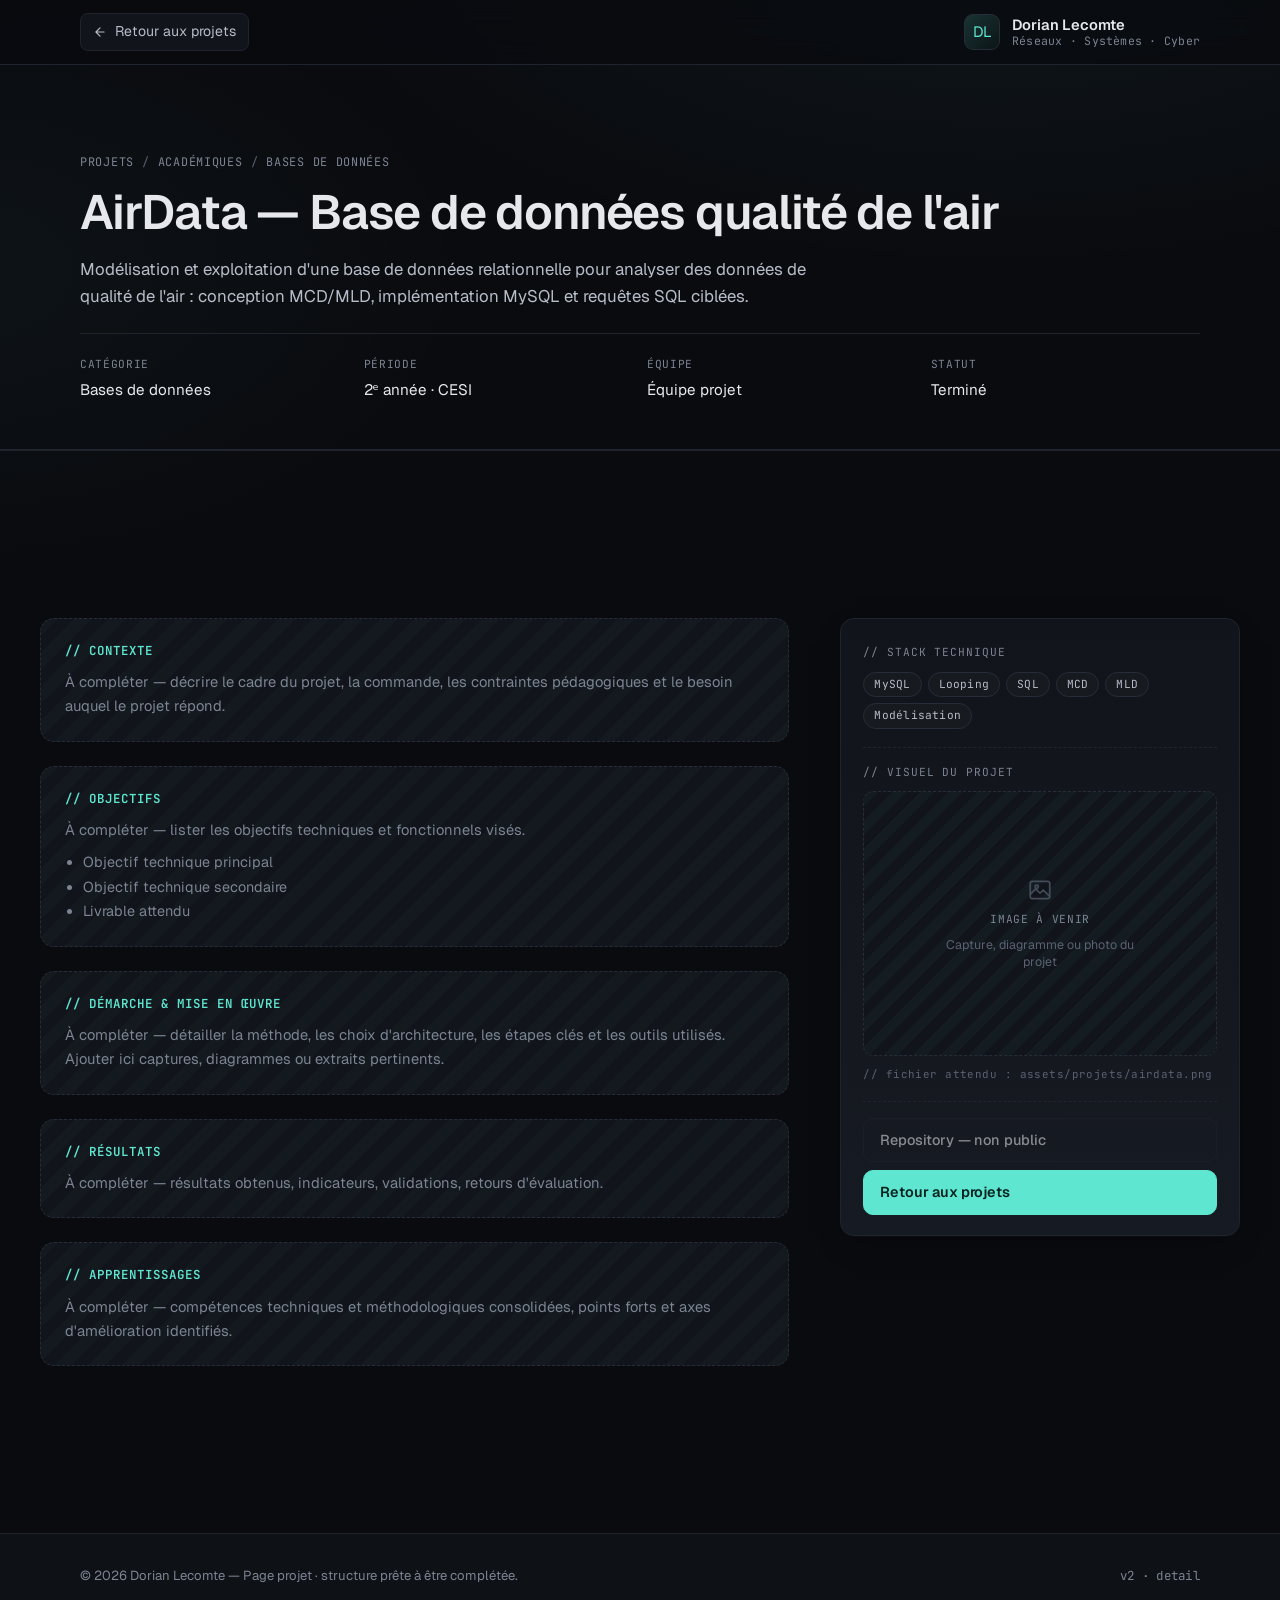
<file: projets/airdata.html>
<!doctype html>
<html lang="fr" data-theme="dark">
<head>
<meta charset="utf-8" />
<meta name="viewport" content="width=device-width,initial-scale=1,viewport-fit=cover" />
<title>AirData — Base de données qualité de l'air — Dorian Lecomte</title>
<meta name="description" content="Modélisation et exploitation d'une base de données relationnelle pour analyser des données de qualité de l'air : conception MCD/MLD, implémentation MySQL et requêtes SQL ciblées." />
<meta name="theme-color" content="#0A0B0F" />
<link rel="preconnect" href="https://fonts.googleapis.com" />
<link rel="preconnect" href="https://fonts.gstatic.com" crossorigin />
<link href="https://fonts.googleapis.com/css2?family=Geist:wght@400;500;600;700&family=JetBrains+Mono:wght@400;500;600&display=swap" rel="stylesheet" />
<link rel="icon" href="data:image/svg+xml;utf8,<svg xmlns='http://www.w3.org/2000/svg' viewBox='0 0 32 32'><rect width='32' height='32' rx='6' fill='%230A0B0F'/><path d='M8 10h6a4 4 0 0 1 0 8H8z M8 18l8 6' stroke='%235EE6D0' stroke-width='2.4' fill='none' stroke-linecap='round' stroke-linejoin='round'/></svg>" />
<link rel="stylesheet" href="../assets/style.css" />
</head>
<body>

<header class="detail-nav">
  <div class="wrap">
    <a class="back" href="../index.html#projets">
      <svg viewBox="0 0 24 24" width="14" height="14" fill="none" stroke="currentColor" stroke-width="2" stroke-linecap="round" stroke-linejoin="round"><path d="M19 12H5M12 19l-7-7 7-7"/></svg>
      Retour aux projets
    </a>
    <a class="brand" href="../index.html" aria-label="Accueil">
      <span class="brand-mark">DL</span>
      <span class="brand-meta">
        <span class="name">Dorian Lecomte</span>
        <span class="role">Réseaux · Systèmes · Cyber</span>
      </span>
    </a>
  </div>
</header>

<main>

<section class="detail-hero">
  <div class="wrap">
    <div class="crumb">
      <span>Projets</span><span class="sep">/</span><span>Académiques</span><span class="sep">/</span><span>Bases de données</span>
    </div>
    <h1>AirData — Base de données qualité de l'air</h1>
    <p class="lead">Modélisation et exploitation d'une base de données relationnelle pour analyser des données de qualité de l'air : conception MCD/MLD, implémentation MySQL et requêtes SQL ciblées.</p>
    <div class="detail-meta">
      <div><span class="k">Catégorie</span><span class="v">Bases de données</span></div>
      <div><span class="k">Période</span><span class="v">2ᵉ année · CESI</span></div>
      <div><span class="k">Équipe</span><span class="v">Équipe projet</span></div>
      <div><span class="k">Statut</span><span class="v">Terminé</span></div>
    </div>
  </div>
</section>

<section>
  <div class="wrap detail-grid">

    <div class="detail-content">

      <div class="placeholder-block">
        <h3>// contexte</h3>
        <p>À compléter — décrire le cadre du projet, la commande, les contraintes pédagogiques et le besoin auquel le projet répond.</p>
      </div>

      <div class="placeholder-block">
        <h3>// objectifs</h3>
        <p>À compléter — lister les objectifs techniques et fonctionnels visés.</p>
        <ul>
          <li>Objectif technique principal</li>
          <li>Objectif technique secondaire</li>
          <li>Livrable attendu</li>
        </ul>
      </div>

      <div class="placeholder-block">
        <h3>// démarche &amp; mise en œuvre</h3>
        <p>À compléter — détailler la méthode, les choix d'architecture, les étapes clés et les outils utilisés. Ajouter ici captures, diagrammes ou extraits pertinents.</p>
      </div>

      <div class="placeholder-block">
        <h3>// résultats</h3>
        <p>À compléter — résultats obtenus, indicateurs, validations, retours d'évaluation.</p>
      </div>

      <div class="placeholder-block">
        <h3>// apprentissages</h3>
        <p>À compléter — compétences techniques et méthodologiques consolidées, points forts et axes d'amélioration identifiés.</p>
      </div>

    </div>

    <aside class="detail-side">
      <div>
        <span class="label">// stack technique</span>
        <div class="stack" style="margin-top:10px">
          <span class="chip">MySQL</span>
          <span class="chip">Looping</span>
          <span class="chip">SQL</span>
          <span class="chip">MCD</span>
          <span class="chip">MLD</span>
          <span class="chip">Modélisation</span>
        </div>
      </div>

      <div class="media-slot">
        <span class="label">// visuel du projet</span>
        <div class="media-frame" id="projectImage">
          <!-- Pour ajouter une image, remplacer le bloc .ph ci-dessous par :
               <img src="../assets/projets/airdata.png" alt="Aperçu — AirData — Base de données qualité de l'air"/> -->
          <div class="ph">
            <svg viewBox="0 0 24 24" fill="none" stroke="currentColor" stroke-width="1.6" stroke-linecap="round" stroke-linejoin="round"><rect x="3" y="4" width="18" height="16" rx="2"/><path d="M3 16l5-5 4 4 3-3 6 6"/><circle cx="9" cy="9" r="1.5"/></svg>
            <span class="lbl">image à venir</span>
            <span class="hint">Capture, diagramme ou photo du projet</span>
          </div>
        </div>
        <span class="media-caption">// fichier attendu : assets/projets/airdata.png</span>
      </div>

      <div class="actions">
        <a class="btn ghost" aria-disabled="true" style="opacity:.55;pointer-events:none">Repository — non public</a>
        <a class="btn primary" href="../index.html#projets">Retour aux projets</a>
      </div>
    </aside>

  </div>
</section>

</main>

<footer>
  <div class="wrap foot-inner">
    <div>© <span id="year"></span> Dorian Lecomte — Page projet · structure prête à être complétée.</div>
    <div class="mono">v2 · detail</div>
  </div>
</footer>

<script>
  document.getElementById("year").textContent = new Date().getFullYear();
</script>
</body>
</html>
</file>
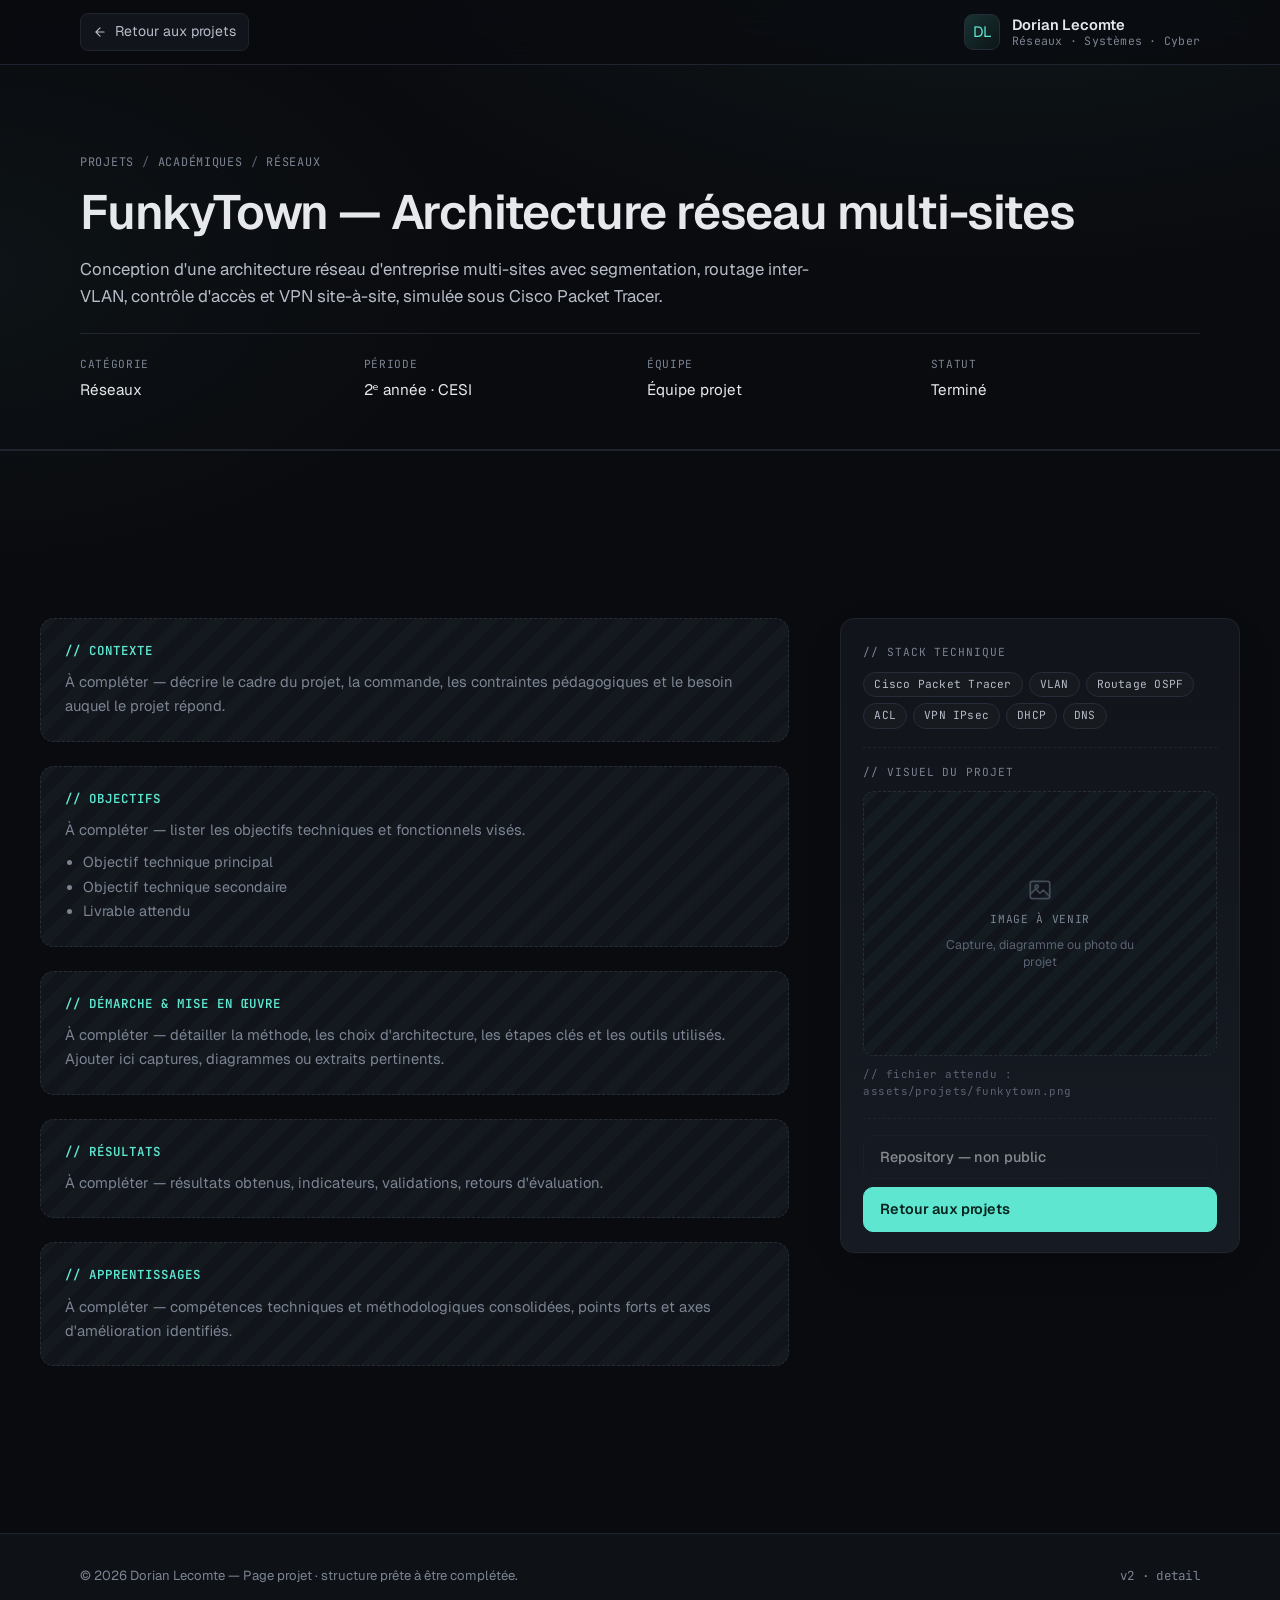
<file: projets/funkytown.html>
<!doctype html>
<html lang="fr" data-theme="dark">
<head>
<meta charset="utf-8" />
<meta name="viewport" content="width=device-width,initial-scale=1,viewport-fit=cover" />
<title>FunkyTown — Architecture réseau multi-sites — Dorian Lecomte</title>
<meta name="description" content="Conception d'une architecture réseau d'entreprise multi-sites avec segmentation, routage inter-VLAN, contrôle d'accès et VPN site-à-site, simulée sous Cisco Packet Tracer." />
<meta name="theme-color" content="#0A0B0F" />
<link rel="preconnect" href="https://fonts.googleapis.com" />
<link rel="preconnect" href="https://fonts.gstatic.com" crossorigin />
<link href="https://fonts.googleapis.com/css2?family=Geist:wght@400;500;600;700&family=JetBrains+Mono:wght@400;500;600&display=swap" rel="stylesheet" />
<link rel="icon" href="data:image/svg+xml;utf8,<svg xmlns='http://www.w3.org/2000/svg' viewBox='0 0 32 32'><rect width='32' height='32' rx='6' fill='%230A0B0F'/><path d='M8 10h6a4 4 0 0 1 0 8H8z M8 18l8 6' stroke='%235EE6D0' stroke-width='2.4' fill='none' stroke-linecap='round' stroke-linejoin='round'/></svg>" />
<link rel="stylesheet" href="../assets/style.css" />
</head>
<body>

<header class="detail-nav">
  <div class="wrap">
    <a class="back" href="../index.html#projets">
      <svg viewBox="0 0 24 24" width="14" height="14" fill="none" stroke="currentColor" stroke-width="2" stroke-linecap="round" stroke-linejoin="round"><path d="M19 12H5M12 19l-7-7 7-7"/></svg>
      Retour aux projets
    </a>
    <a class="brand" href="../index.html" aria-label="Accueil">
      <span class="brand-mark">DL</span>
      <span class="brand-meta">
        <span class="name">Dorian Lecomte</span>
        <span class="role">Réseaux · Systèmes · Cyber</span>
      </span>
    </a>
  </div>
</header>

<main>

<section class="detail-hero">
  <div class="wrap">
    <div class="crumb">
      <span>Projets</span><span class="sep">/</span><span>Académiques</span><span class="sep">/</span><span>Réseaux</span>
    </div>
    <h1>FunkyTown — Architecture réseau multi-sites</h1>
    <p class="lead">Conception d'une architecture réseau d'entreprise multi-sites avec segmentation, routage inter-VLAN, contrôle d'accès et VPN site-à-site, simulée sous Cisco Packet Tracer.</p>
    <div class="detail-meta">
      <div><span class="k">Catégorie</span><span class="v">Réseaux</span></div>
      <div><span class="k">Période</span><span class="v">2ᵉ année · CESI</span></div>
      <div><span class="k">Équipe</span><span class="v">Équipe projet</span></div>
      <div><span class="k">Statut</span><span class="v">Terminé</span></div>
    </div>
  </div>
</section>

<section>
  <div class="wrap detail-grid">

    <div class="detail-content">

      <div class="placeholder-block">
        <h3>// contexte</h3>
        <p>À compléter — décrire le cadre du projet, la commande, les contraintes pédagogiques et le besoin auquel le projet répond.</p>
      </div>

      <div class="placeholder-block">
        <h3>// objectifs</h3>
        <p>À compléter — lister les objectifs techniques et fonctionnels visés.</p>
        <ul>
          <li>Objectif technique principal</li>
          <li>Objectif technique secondaire</li>
          <li>Livrable attendu</li>
        </ul>
      </div>

      <div class="placeholder-block">
        <h3>// démarche &amp; mise en œuvre</h3>
        <p>À compléter — détailler la méthode, les choix d'architecture, les étapes clés et les outils utilisés. Ajouter ici captures, diagrammes ou extraits pertinents.</p>
      </div>

      <div class="placeholder-block">
        <h3>// résultats</h3>
        <p>À compléter — résultats obtenus, indicateurs, validations, retours d'évaluation.</p>
      </div>

      <div class="placeholder-block">
        <h3>// apprentissages</h3>
        <p>À compléter — compétences techniques et méthodologiques consolidées, points forts et axes d'amélioration identifiés.</p>
      </div>

    </div>

    <aside class="detail-side">
      <div>
        <span class="label">// stack technique</span>
        <div class="stack" style="margin-top:10px">
          <span class="chip">Cisco Packet Tracer</span>
          <span class="chip">VLAN</span>
          <span class="chip">Routage OSPF</span>
          <span class="chip">ACL</span>
          <span class="chip">VPN IPsec</span>
          <span class="chip">DHCP</span>
          <span class="chip">DNS</span>
        </div>
      </div>

      <div class="media-slot">
        <span class="label">// visuel du projet</span>
        <div class="media-frame" id="projectImage">
          <!-- Pour ajouter une image, remplacer le bloc .ph ci-dessous par :
               <img src="../assets/projets/funkytown.png" alt="Aperçu — FunkyTown — Architecture réseau multi-sites"/> -->
          <div class="ph">
            <svg viewBox="0 0 24 24" fill="none" stroke="currentColor" stroke-width="1.6" stroke-linecap="round" stroke-linejoin="round"><rect x="3" y="4" width="18" height="16" rx="2"/><path d="M3 16l5-5 4 4 3-3 6 6"/><circle cx="9" cy="9" r="1.5"/></svg>
            <span class="lbl">image à venir</span>
            <span class="hint">Capture, diagramme ou photo du projet</span>
          </div>
        </div>
        <span class="media-caption">// fichier attendu : assets/projets/funkytown.png</span>
      </div>

      <div class="actions">
        <a class="btn ghost" aria-disabled="true" style="opacity:.55;pointer-events:none">Repository — non public</a>
        <a class="btn primary" href="../index.html#projets">Retour aux projets</a>
      </div>
    </aside>

  </div>
</section>

</main>

<footer>
  <div class="wrap foot-inner">
    <div>© <span id="year"></span> Dorian Lecomte — Page projet · structure prête à être complétée.</div>
    <div class="mono">v2 · detail</div>
  </div>
</footer>

<script>
  document.getElementById("year").textContent = new Date().getFullYear();
</script>
</body>
</html>
</file>
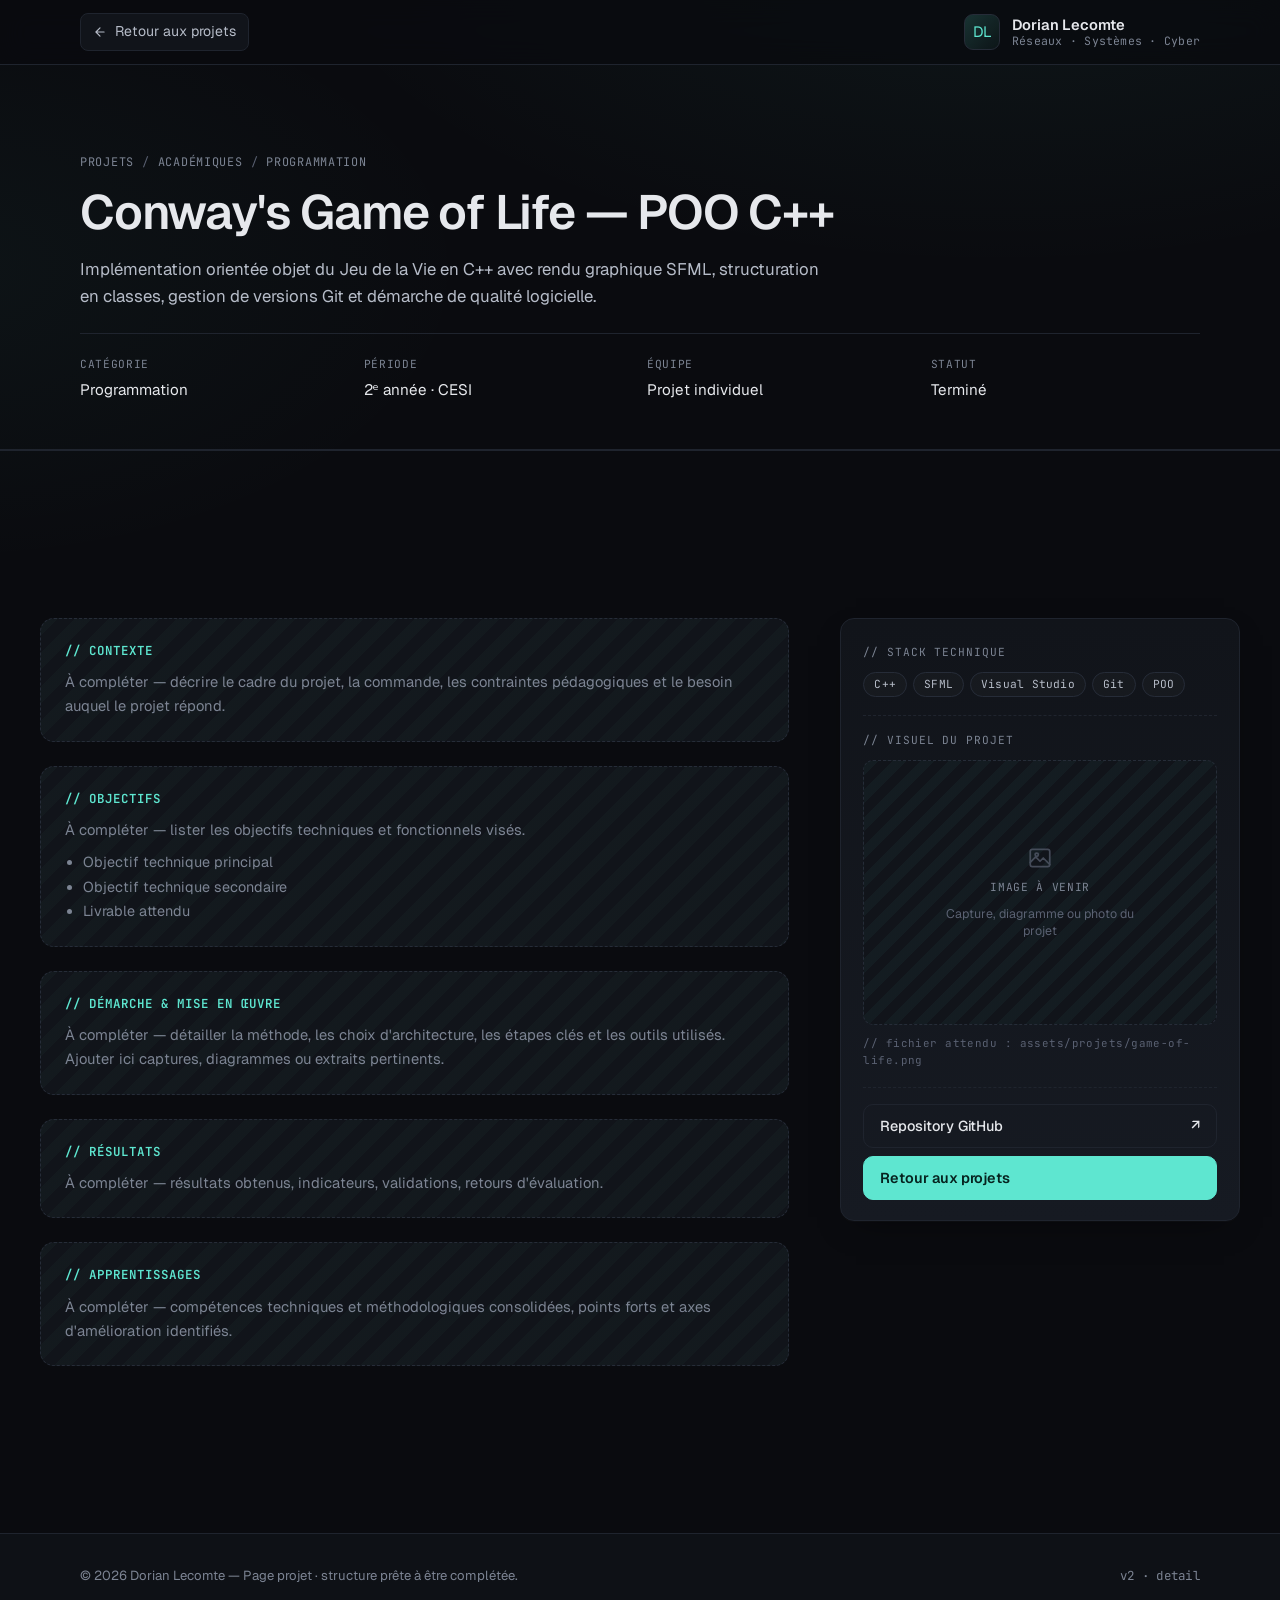
<file: projets/game-of-life.html>
<!doctype html>
<html lang="fr" data-theme="dark">
<head>
<meta charset="utf-8" />
<meta name="viewport" content="width=device-width,initial-scale=1,viewport-fit=cover" />
<title>Conway's Game of Life — POO C++ — Dorian Lecomte</title>
<meta name="description" content="Implémentation orientée objet du Jeu de la Vie en C++ avec rendu graphique SFML, structuration en classes, gestion de versions Git et démarche de qualité logicielle." />
<meta name="theme-color" content="#0A0B0F" />
<link rel="preconnect" href="https://fonts.googleapis.com" />
<link rel="preconnect" href="https://fonts.gstatic.com" crossorigin />
<link href="https://fonts.googleapis.com/css2?family=Geist:wght@400;500;600;700&family=JetBrains+Mono:wght@400;500;600&display=swap" rel="stylesheet" />
<link rel="icon" href="data:image/svg+xml;utf8,<svg xmlns='http://www.w3.org/2000/svg' viewBox='0 0 32 32'><rect width='32' height='32' rx='6' fill='%230A0B0F'/><path d='M8 10h6a4 4 0 0 1 0 8H8z M8 18l8 6' stroke='%235EE6D0' stroke-width='2.4' fill='none' stroke-linecap='round' stroke-linejoin='round'/></svg>" />
<link rel="stylesheet" href="../assets/style.css" />
</head>
<body>

<header class="detail-nav">
  <div class="wrap">
    <a class="back" href="../index.html#projets">
      <svg viewBox="0 0 24 24" width="14" height="14" fill="none" stroke="currentColor" stroke-width="2" stroke-linecap="round" stroke-linejoin="round"><path d="M19 12H5M12 19l-7-7 7-7"/></svg>
      Retour aux projets
    </a>
    <a class="brand" href="../index.html" aria-label="Accueil">
      <span class="brand-mark">DL</span>
      <span class="brand-meta">
        <span class="name">Dorian Lecomte</span>
        <span class="role">Réseaux · Systèmes · Cyber</span>
      </span>
    </a>
  </div>
</header>

<main>

<section class="detail-hero">
  <div class="wrap">
    <div class="crumb">
      <span>Projets</span><span class="sep">/</span><span>Académiques</span><span class="sep">/</span><span>Programmation</span>
    </div>
    <h1>Conway's Game of Life — POO C++</h1>
    <p class="lead">Implémentation orientée objet du Jeu de la Vie en C++ avec rendu graphique SFML, structuration en classes, gestion de versions Git et démarche de qualité logicielle.</p>
    <div class="detail-meta">
      <div><span class="k">Catégorie</span><span class="v">Programmation</span></div>
      <div><span class="k">Période</span><span class="v">2ᵉ année · CESI</span></div>
      <div><span class="k">Équipe</span><span class="v">Projet individuel</span></div>
      <div><span class="k">Statut</span><span class="v">Terminé</span></div>
    </div>
  </div>
</section>

<section>
  <div class="wrap detail-grid">

    <div class="detail-content">

      <div class="placeholder-block">
        <h3>// contexte</h3>
        <p>À compléter — décrire le cadre du projet, la commande, les contraintes pédagogiques et le besoin auquel le projet répond.</p>
      </div>

      <div class="placeholder-block">
        <h3>// objectifs</h3>
        <p>À compléter — lister les objectifs techniques et fonctionnels visés.</p>
        <ul>
          <li>Objectif technique principal</li>
          <li>Objectif technique secondaire</li>
          <li>Livrable attendu</li>
        </ul>
      </div>

      <div class="placeholder-block">
        <h3>// démarche &amp; mise en œuvre</h3>
        <p>À compléter — détailler la méthode, les choix d'architecture, les étapes clés et les outils utilisés. Ajouter ici captures, diagrammes ou extraits pertinents.</p>
      </div>

      <div class="placeholder-block">
        <h3>// résultats</h3>
        <p>À compléter — résultats obtenus, indicateurs, validations, retours d'évaluation.</p>
      </div>

      <div class="placeholder-block">
        <h3>// apprentissages</h3>
        <p>À compléter — compétences techniques et méthodologiques consolidées, points forts et axes d'amélioration identifiés.</p>
      </div>

    </div>

    <aside class="detail-side">
      <div>
        <span class="label">// stack technique</span>
        <div class="stack" style="margin-top:10px">
          <span class="chip">C++</span>
          <span class="chip">SFML</span>
          <span class="chip">Visual Studio</span>
          <span class="chip">Git</span>
          <span class="chip">POO</span>
        </div>
      </div>

      <div class="media-slot">
        <span class="label">// visuel du projet</span>
        <div class="media-frame" id="projectImage">
          <!-- Pour ajouter une image, remplacer le bloc .ph ci-dessous par :
               <img src="../assets/projets/game-of-life.png" alt="Aperçu — Conway's Game of Life — POO C++"/> -->
          <div class="ph">
            <svg viewBox="0 0 24 24" fill="none" stroke="currentColor" stroke-width="1.6" stroke-linecap="round" stroke-linejoin="round"><rect x="3" y="4" width="18" height="16" rx="2"/><path d="M3 16l5-5 4 4 3-3 6 6"/><circle cx="9" cy="9" r="1.5"/></svg>
            <span class="lbl">image à venir</span>
            <span class="hint">Capture, diagramme ou photo du projet</span>
          </div>
        </div>
        <span class="media-caption">// fichier attendu : assets/projets/game-of-life.png</span>
      </div>

      <div class="actions">
        <a class="btn ghost" href="https://github.com/Nyxlec/Jeu_de_la_vie" target="_blank" rel="noopener">Repository GitHub <span>↗</span></a>
        <a class="btn primary" href="../index.html#projets">Retour aux projets</a>
      </div>
    </aside>

  </div>
</section>

</main>

<footer>
  <div class="wrap foot-inner">
    <div>© <span id="year"></span> Dorian Lecomte — Page projet · structure prête à être complétée.</div>
    <div class="mono">v2 · detail</div>
  </div>
</footer>

<script>
  document.getElementById("year").textContent = new Date().getFullYear();
</script>
</body>
</html>
</file>
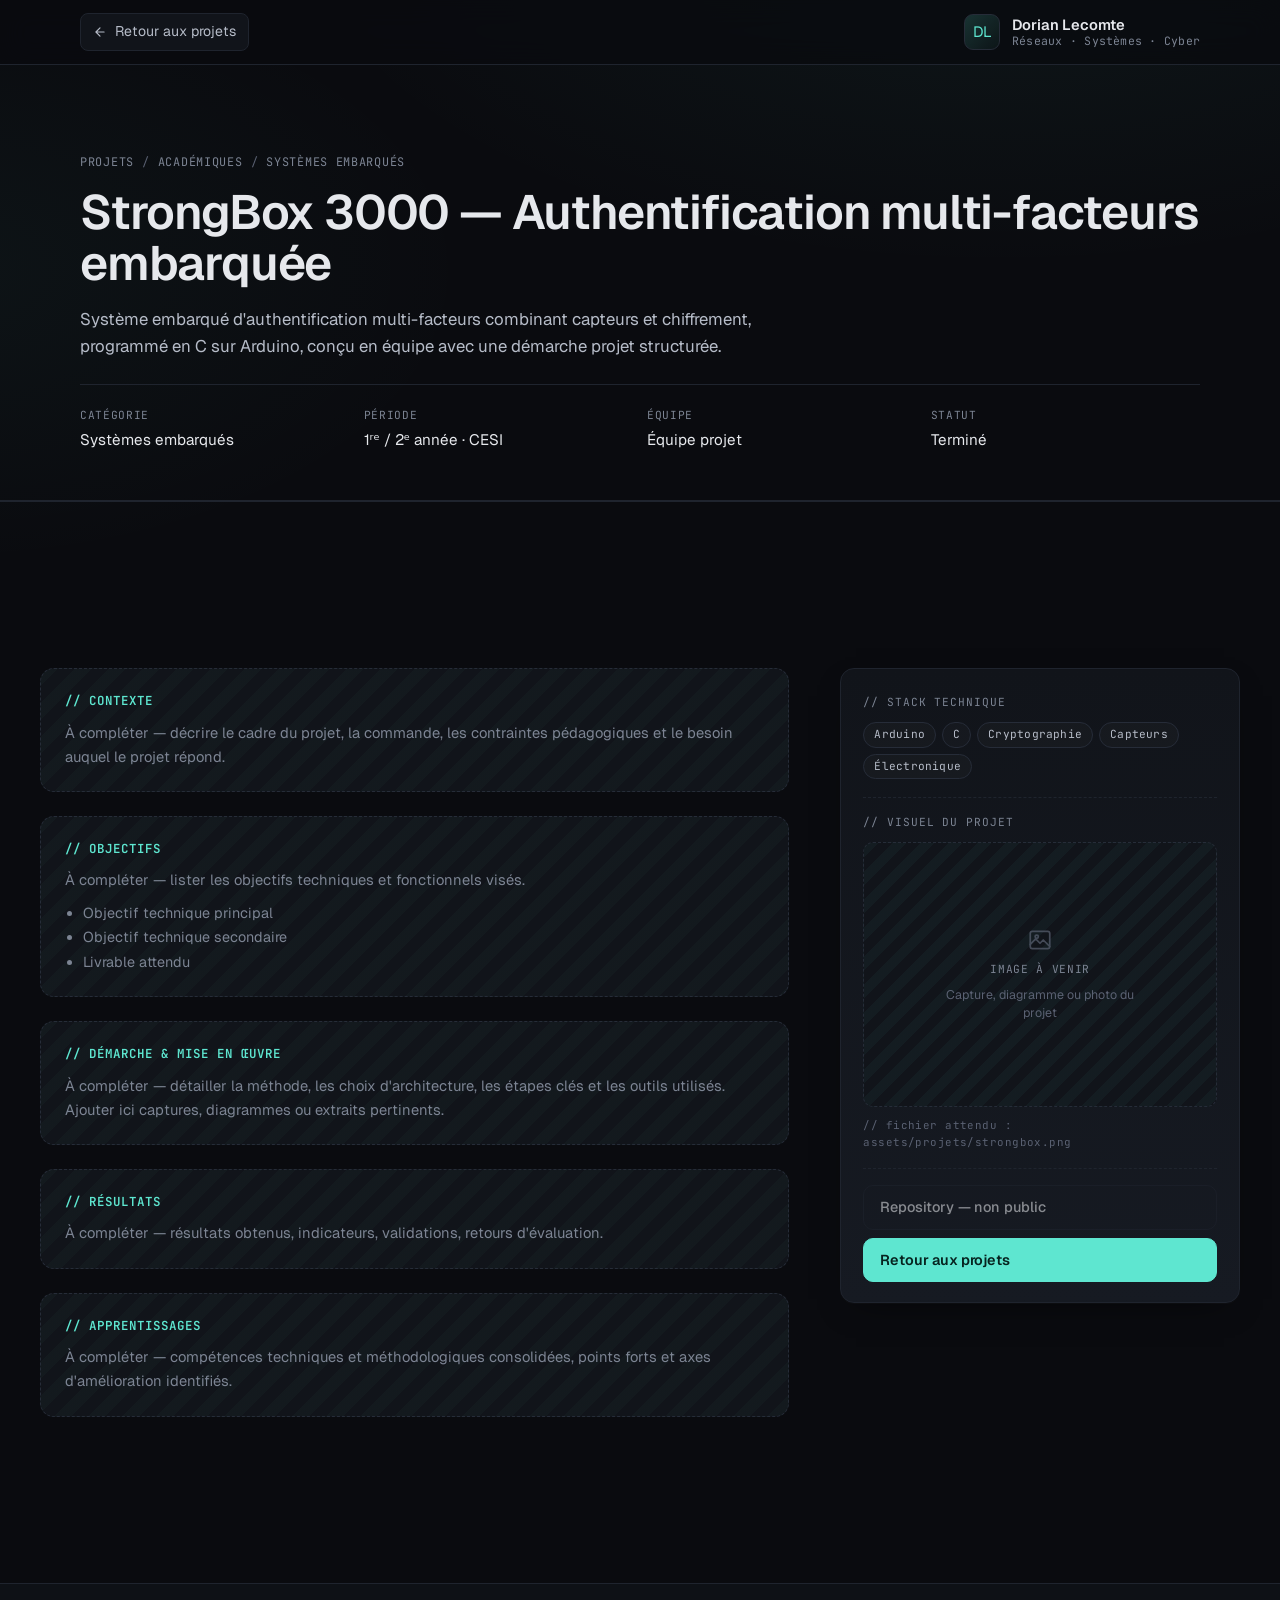
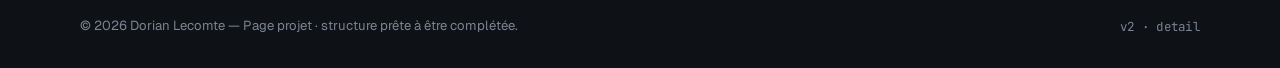
<file: projets/strongbox.html>
<!doctype html>
<html lang="fr" data-theme="dark">
<head>
<meta charset="utf-8" />
<meta name="viewport" content="width=device-width,initial-scale=1,viewport-fit=cover" />
<title>StrongBox 3000 — Authentification multi-facteurs embarquée — Dorian Lecomte</title>
<meta name="description" content="Système embarqué d'authentification multi-facteurs combinant capteurs et chiffrement, programmé en C sur Arduino, conçu en équipe avec une démarche projet structurée." />
<meta name="theme-color" content="#0A0B0F" />
<link rel="preconnect" href="https://fonts.googleapis.com" />
<link rel="preconnect" href="https://fonts.gstatic.com" crossorigin />
<link href="https://fonts.googleapis.com/css2?family=Geist:wght@400;500;600;700&family=JetBrains+Mono:wght@400;500;600&display=swap" rel="stylesheet" />
<link rel="icon" href="data:image/svg+xml;utf8,<svg xmlns='http://www.w3.org/2000/svg' viewBox='0 0 32 32'><rect width='32' height='32' rx='6' fill='%230A0B0F'/><path d='M8 10h6a4 4 0 0 1 0 8H8z M8 18l8 6' stroke='%235EE6D0' stroke-width='2.4' fill='none' stroke-linecap='round' stroke-linejoin='round'/></svg>" />
<link rel="stylesheet" href="../assets/style.css" />
</head>
<body>

<header class="detail-nav">
  <div class="wrap">
    <a class="back" href="../index.html#projets">
      <svg viewBox="0 0 24 24" width="14" height="14" fill="none" stroke="currentColor" stroke-width="2" stroke-linecap="round" stroke-linejoin="round"><path d="M19 12H5M12 19l-7-7 7-7"/></svg>
      Retour aux projets
    </a>
    <a class="brand" href="../index.html" aria-label="Accueil">
      <span class="brand-mark">DL</span>
      <span class="brand-meta">
        <span class="name">Dorian Lecomte</span>
        <span class="role">Réseaux · Systèmes · Cyber</span>
      </span>
    </a>
  </div>
</header>

<main>

<section class="detail-hero">
  <div class="wrap">
    <div class="crumb">
      <span>Projets</span><span class="sep">/</span><span>Académiques</span><span class="sep">/</span><span>Systèmes embarqués</span>
    </div>
    <h1>StrongBox 3000 — Authentification multi-facteurs embarquée</h1>
    <p class="lead">Système embarqué d'authentification multi-facteurs combinant capteurs et chiffrement, programmé en C sur Arduino, conçu en équipe avec une démarche projet structurée.</p>
    <div class="detail-meta">
      <div><span class="k">Catégorie</span><span class="v">Systèmes embarqués</span></div>
      <div><span class="k">Période</span><span class="v">1ʳᵉ / 2ᵉ année · CESI</span></div>
      <div><span class="k">Équipe</span><span class="v">Équipe projet</span></div>
      <div><span class="k">Statut</span><span class="v">Terminé</span></div>
    </div>
  </div>
</section>

<section>
  <div class="wrap detail-grid">

    <div class="detail-content">

      <div class="placeholder-block">
        <h3>// contexte</h3>
        <p>À compléter — décrire le cadre du projet, la commande, les contraintes pédagogiques et le besoin auquel le projet répond.</p>
      </div>

      <div class="placeholder-block">
        <h3>// objectifs</h3>
        <p>À compléter — lister les objectifs techniques et fonctionnels visés.</p>
        <ul>
          <li>Objectif technique principal</li>
          <li>Objectif technique secondaire</li>
          <li>Livrable attendu</li>
        </ul>
      </div>

      <div class="placeholder-block">
        <h3>// démarche &amp; mise en œuvre</h3>
        <p>À compléter — détailler la méthode, les choix d'architecture, les étapes clés et les outils utilisés. Ajouter ici captures, diagrammes ou extraits pertinents.</p>
      </div>

      <div class="placeholder-block">
        <h3>// résultats</h3>
        <p>À compléter — résultats obtenus, indicateurs, validations, retours d'évaluation.</p>
      </div>

      <div class="placeholder-block">
        <h3>// apprentissages</h3>
        <p>À compléter — compétences techniques et méthodologiques consolidées, points forts et axes d'amélioration identifiés.</p>
      </div>

    </div>

    <aside class="detail-side">
      <div>
        <span class="label">// stack technique</span>
        <div class="stack" style="margin-top:10px">
          <span class="chip">Arduino</span>
          <span class="chip">C</span>
          <span class="chip">Cryptographie</span>
          <span class="chip">Capteurs</span>
          <span class="chip">Électronique</span>
        </div>
      </div>

      <div class="media-slot">
        <span class="label">// visuel du projet</span>
        <div class="media-frame" id="projectImage">
          <!-- Pour ajouter une image, remplacer le bloc .ph ci-dessous par :
               <img src="../assets/projets/strongbox.png" alt="Aperçu — StrongBox 3000 — Authentification multi-facteurs embarquée"/> -->
          <div class="ph">
            <svg viewBox="0 0 24 24" fill="none" stroke="currentColor" stroke-width="1.6" stroke-linecap="round" stroke-linejoin="round"><rect x="3" y="4" width="18" height="16" rx="2"/><path d="M3 16l5-5 4 4 3-3 6 6"/><circle cx="9" cy="9" r="1.5"/></svg>
            <span class="lbl">image à venir</span>
            <span class="hint">Capture, diagramme ou photo du projet</span>
          </div>
        </div>
        <span class="media-caption">// fichier attendu : assets/projets/strongbox.png</span>
      </div>

      <div class="actions">
        <a class="btn ghost" aria-disabled="true" style="opacity:.55;pointer-events:none">Repository — non public</a>
        <a class="btn primary" href="../index.html#projets">Retour aux projets</a>
      </div>
    </aside>

  </div>
</section>

</main>

<footer>
  <div class="wrap foot-inner">
    <div>© <span id="year"></span> Dorian Lecomte — Page projet · structure prête à être complétée.</div>
    <div class="mono">v2 · detail</div>
  </div>
</footer>

<script>
  document.getElementById("year").textContent = new Date().getFullYear();
</script>
</body>
</html>
</file>
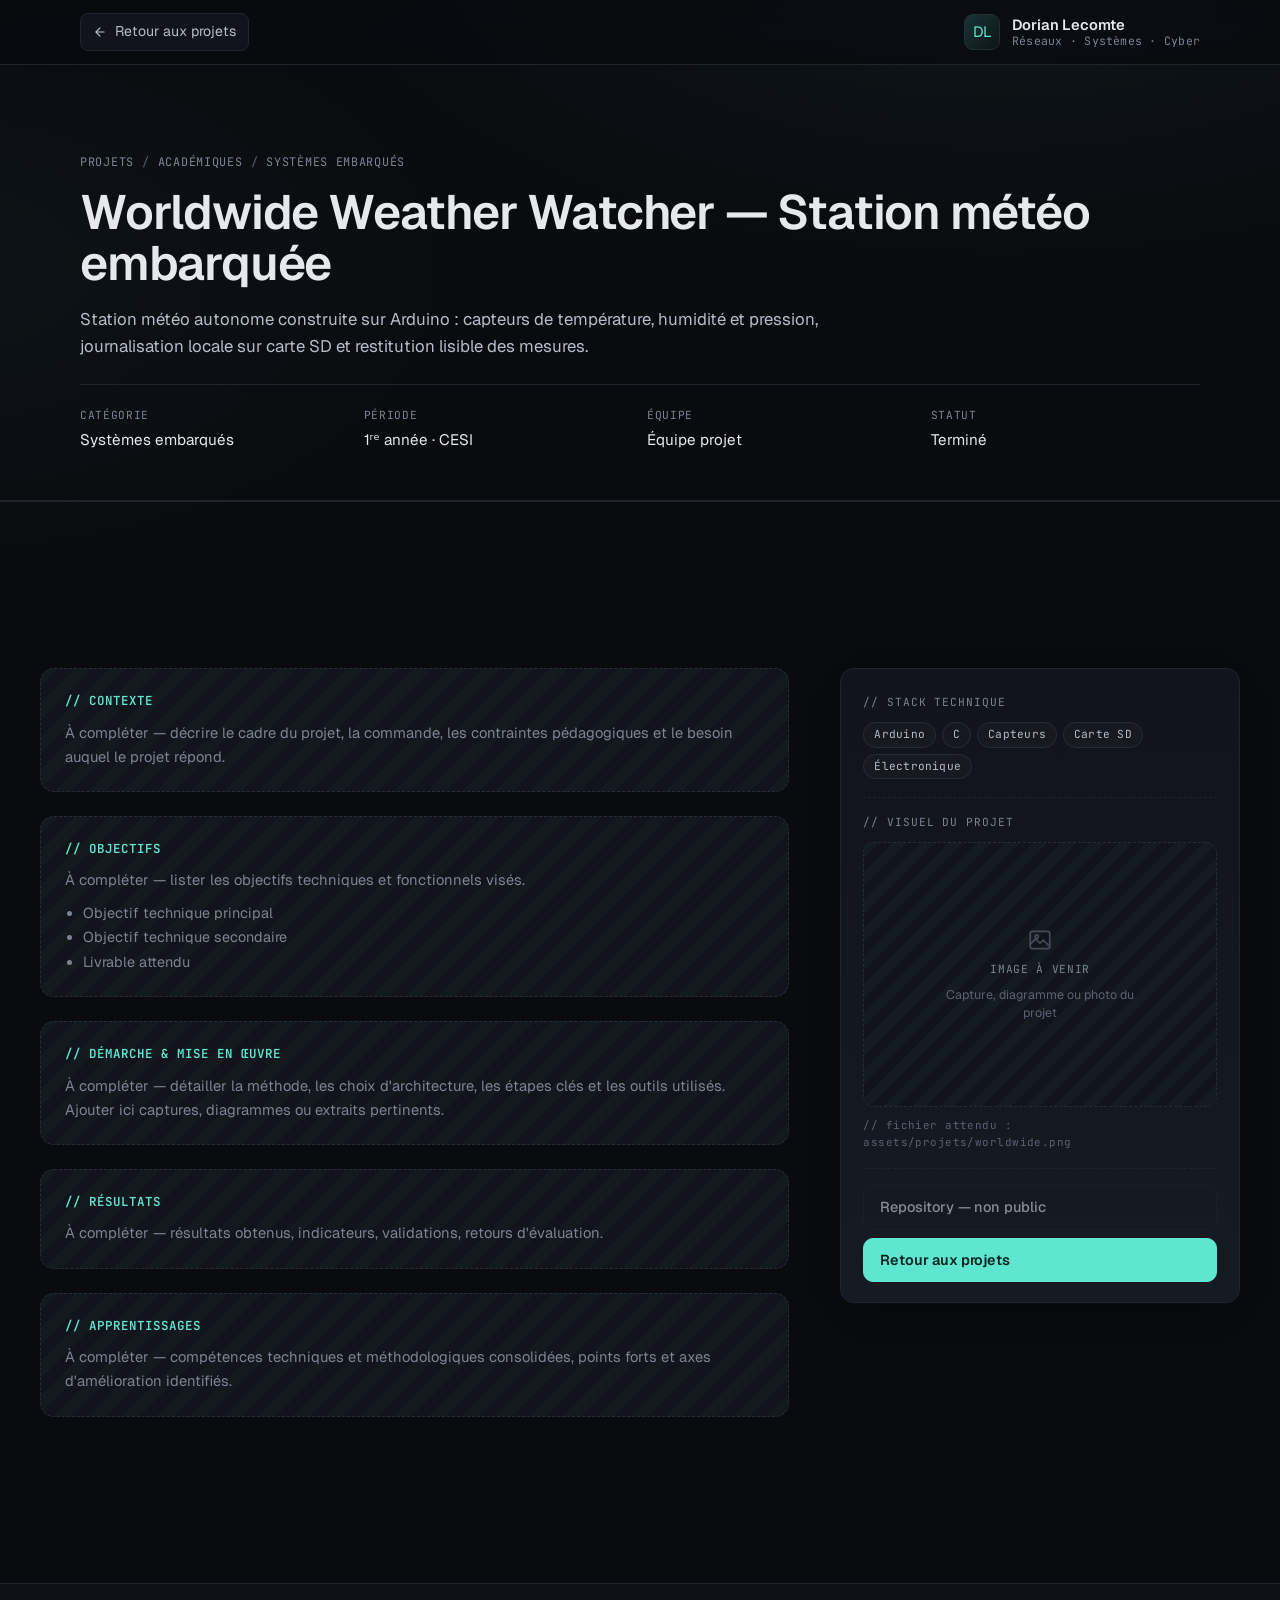
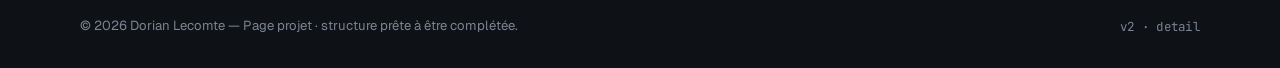
<file: projets/worldwide.html>
<!doctype html>
<html lang="fr" data-theme="dark">
<head>
<meta charset="utf-8" />
<meta name="viewport" content="width=device-width,initial-scale=1,viewport-fit=cover" />
<title>Worldwide Weather Watcher — Station météo embarquée — Dorian Lecomte</title>
<meta name="description" content="Station météo autonome construite sur Arduino : capteurs de température, humidité et pression, journalisation locale sur carte SD et restitution lisible des mesures." />
<meta name="theme-color" content="#0A0B0F" />
<link rel="preconnect" href="https://fonts.googleapis.com" />
<link rel="preconnect" href="https://fonts.gstatic.com" crossorigin />
<link href="https://fonts.googleapis.com/css2?family=Geist:wght@400;500;600;700&family=JetBrains+Mono:wght@400;500;600&display=swap" rel="stylesheet" />
<link rel="icon" href="data:image/svg+xml;utf8,<svg xmlns='http://www.w3.org/2000/svg' viewBox='0 0 32 32'><rect width='32' height='32' rx='6' fill='%230A0B0F'/><path d='M8 10h6a4 4 0 0 1 0 8H8z M8 18l8 6' stroke='%235EE6D0' stroke-width='2.4' fill='none' stroke-linecap='round' stroke-linejoin='round'/></svg>" />
<link rel="stylesheet" href="../assets/style.css" />
</head>
<body>

<header class="detail-nav">
  <div class="wrap">
    <a class="back" href="../index.html#projets">
      <svg viewBox="0 0 24 24" width="14" height="14" fill="none" stroke="currentColor" stroke-width="2" stroke-linecap="round" stroke-linejoin="round"><path d="M19 12H5M12 19l-7-7 7-7"/></svg>
      Retour aux projets
    </a>
    <a class="brand" href="../index.html" aria-label="Accueil">
      <span class="brand-mark">DL</span>
      <span class="brand-meta">
        <span class="name">Dorian Lecomte</span>
        <span class="role">Réseaux · Systèmes · Cyber</span>
      </span>
    </a>
  </div>
</header>

<main>

<section class="detail-hero">
  <div class="wrap">
    <div class="crumb">
      <span>Projets</span><span class="sep">/</span><span>Académiques</span><span class="sep">/</span><span>Systèmes embarqués</span>
    </div>
    <h1>Worldwide Weather Watcher — Station météo embarquée</h1>
    <p class="lead">Station météo autonome construite sur Arduino : capteurs de température, humidité et pression, journalisation locale sur carte SD et restitution lisible des mesures.</p>
    <div class="detail-meta">
      <div><span class="k">Catégorie</span><span class="v">Systèmes embarqués</span></div>
      <div><span class="k">Période</span><span class="v">1ʳᵉ année · CESI</span></div>
      <div><span class="k">Équipe</span><span class="v">Équipe projet</span></div>
      <div><span class="k">Statut</span><span class="v">Terminé</span></div>
    </div>
  </div>
</section>

<section>
  <div class="wrap detail-grid">

    <div class="detail-content">

      <div class="placeholder-block">
        <h3>// contexte</h3>
        <p>À compléter — décrire le cadre du projet, la commande, les contraintes pédagogiques et le besoin auquel le projet répond.</p>
      </div>

      <div class="placeholder-block">
        <h3>// objectifs</h3>
        <p>À compléter — lister les objectifs techniques et fonctionnels visés.</p>
        <ul>
          <li>Objectif technique principal</li>
          <li>Objectif technique secondaire</li>
          <li>Livrable attendu</li>
        </ul>
      </div>

      <div class="placeholder-block">
        <h3>// démarche &amp; mise en œuvre</h3>
        <p>À compléter — détailler la méthode, les choix d'architecture, les étapes clés et les outils utilisés. Ajouter ici captures, diagrammes ou extraits pertinents.</p>
      </div>

      <div class="placeholder-block">
        <h3>// résultats</h3>
        <p>À compléter — résultats obtenus, indicateurs, validations, retours d'évaluation.</p>
      </div>

      <div class="placeholder-block">
        <h3>// apprentissages</h3>
        <p>À compléter — compétences techniques et méthodologiques consolidées, points forts et axes d'amélioration identifiés.</p>
      </div>

    </div>

    <aside class="detail-side">
      <div>
        <span class="label">// stack technique</span>
        <div class="stack" style="margin-top:10px">
          <span class="chip">Arduino</span>
          <span class="chip">C</span>
          <span class="chip">Capteurs</span>
          <span class="chip">Carte SD</span>
          <span class="chip">Électronique</span>
        </div>
      </div>

      <div class="media-slot">
        <span class="label">// visuel du projet</span>
        <div class="media-frame" id="projectImage">
          <!-- Pour ajouter une image, remplacer le bloc .ph ci-dessous par :
               <img src="../assets/projets/worldwide.png" alt="Aperçu — Worldwide Weather Watcher — Station météo embarquée"/> -->
          <div class="ph">
            <svg viewBox="0 0 24 24" fill="none" stroke="currentColor" stroke-width="1.6" stroke-linecap="round" stroke-linejoin="round"><rect x="3" y="4" width="18" height="16" rx="2"/><path d="M3 16l5-5 4 4 3-3 6 6"/><circle cx="9" cy="9" r="1.5"/></svg>
            <span class="lbl">image à venir</span>
            <span class="hint">Capture, diagramme ou photo du projet</span>
          </div>
        </div>
        <span class="media-caption">// fichier attendu : assets/projets/worldwide.png</span>
      </div>

      <div class="actions">
        <a class="btn ghost" aria-disabled="true" style="opacity:.55;pointer-events:none">Repository — non public</a>
        <a class="btn primary" href="../index.html#projets">Retour aux projets</a>
      </div>
    </aside>

  </div>
</section>

</main>

<footer>
  <div class="wrap foot-inner">
    <div>© <span id="year"></span> Dorian Lecomte — Page projet · structure prête à être complétée.</div>
    <div class="mono">v2 · detail</div>
  </div>
</footer>

<script>
  document.getElementById("year").textContent = new Date().getFullYear();
</script>
</body>
</html>
</file>
<file: assets/style.css>
/* =========================================================
   Dorian Lecomte — Portfolio v2
   Design system : Infrastructure · Précision · Sobriété
   Dark only. No theme toggle.
   ========================================================= */

:root{
  --bg:#0A0B0F;
  --bg-2:#0E1116;
  --surface:#11141A;
  --surface-2:#161A22;
  --border:#1F242E;
  --border-2:#262C38;
  --text:#E6E8EC;
  --text-2:#B6BCC8;
  --text-muted:#7C8493;
  --text-dim:#5A6172;
  --accent:#5EE6D0;
  --accent-2:#3FBDA8;
  --success:#6EE7A0;
  --warn:#F0B86E;
  --danger:#F2766A;

  --r-sm:6px;
  --r:10px;
  --r-lg:14px;
  --r-xl:20px;

  --shadow:0 1px 0 rgba(255,255,255,.02), 0 12px 32px -16px rgba(0,0,0,.6);
  --shadow-lg:0 1px 0 rgba(255,255,255,.03), 0 30px 60px -28px rgba(0,0,0,.7);

  --max:1200px;
  --gutter:clamp(20px,3.2vw,40px);

  --t:cubic-bezier(.2,.7,.2,1);
}

*,*::before,*::after{box-sizing:border-box}
html,body{margin:0;padding:0}
html{scroll-behavior:smooth}
body{
  font-family:'Geist','Inter',system-ui,-apple-system,'Segoe UI',Roboto,sans-serif;
  font-size:15px;
  line-height:1.55;
  color:var(--text);
  background:var(--bg);
  background-image:
    radial-gradient(1200px 600px at 78% -10%, rgba(94,230,208,.06), transparent 60%),
    radial-gradient(900px 500px at -5% 30%, rgba(94,230,208,.04), transparent 60%);
  background-attachment:fixed;
  -webkit-font-smoothing:antialiased;
  -moz-osx-font-smoothing:grayscale;
  text-rendering:optimizeLegibility;
  overflow-x:hidden;
}
img{max-width:100%;display:block}
a{color:inherit;text-decoration:none}
button{font:inherit;color:inherit;background:none;border:0;cursor:pointer}
::selection{background:rgba(94,230,208,.25);color:#fff}

.mono{font-family:'JetBrains Mono',ui-monospace,Menlo,Consolas,monospace;font-size:.78rem;letter-spacing:.02em}
.muted{color:var(--text-muted)}
.accent{color:var(--accent)}
.wrap{max-width:var(--max);margin:0 auto;padding:0 var(--gutter)}
section{padding:clamp(56px,8vw,110px) 0;position:relative}
section + section{border-top:1px solid var(--border)}

/* =========================================================
   Typography
   ========================================================= */
h1,h2,h3,h4{font-weight:600;letter-spacing:-0.015em;color:var(--text);margin:0}
h1{font-size:clamp(2.1rem,4.6vw,3.6rem);line-height:1.05;letter-spacing:-0.025em;font-weight:600}
h1 .slash{color:var(--accent)}
h1 .accent{color:var(--accent);font-weight:600}
h2{font-size:clamp(1.55rem,2.6vw,2.2rem);line-height:1.15;font-weight:600;letter-spacing:-0.02em}
h3{font-size:1.05rem;font-weight:600}
p{margin:0 0 1em;color:var(--text-2)}
p.lead{font-size:1.025rem;line-height:1.65;color:var(--text-2);max-width:62ch}
.sub-h{font-size:.78rem;text-transform:uppercase;letter-spacing:.18em;margin:32px 0 14px;color:var(--text-muted)}
.divider{height:1px;background:linear-gradient(90deg,transparent,var(--border),transparent);margin:36px 0}

/* =========================================================
   Buttons
   ========================================================= */
.btn{
  display:inline-flex;align-items:center;gap:8px;
  padding:10px 16px;
  border-radius:var(--r);
  border:1px solid var(--border);
  background:var(--surface);
  color:var(--text);
  font-size:.9rem;font-weight:500;letter-spacing:-0.005em;
  transition:all .25s var(--t);
  white-space:nowrap;
}
.btn .ico{width:14px;height:14px;flex-shrink:0}
.btn:hover{border-color:var(--border-2);background:var(--surface-2);transform:translateY(-1px)}
.btn.primary{
  background:var(--accent);
  color:#06231F;
  border-color:var(--accent);
  font-weight:600;
}
.btn.primary:hover{background:var(--accent-2);border-color:var(--accent-2);color:#03100E}
.btn.ghost{background:transparent;border-color:var(--border)}
.btn.ghost:hover{background:var(--surface);border-color:var(--border-2)}
.icon-btn{
  width:38px;height:38px;display:none;align-items:center;justify-content:center;
  border:1px solid var(--border);background:var(--surface);border-radius:var(--r);
  color:var(--text);transition:all .2s var(--t);
}
.icon-btn:hover{border-color:var(--accent);color:var(--accent)}

/* =========================================================
   Header / Nav
   ========================================================= */
.nav{
  position:sticky;top:0;z-index:50;
  background:rgba(10,11,15,.78);
  backdrop-filter:saturate(140%) blur(14px);
  -webkit-backdrop-filter:saturate(140%) blur(14px);
  border-bottom:1px solid var(--border);
}
.nav-inner{display:flex;align-items:center;gap:24px;height:68px}
.brand{display:flex;align-items:center;gap:12px;flex-shrink:0}
.brand-mark{
  width:36px;height:36px;border-radius:9px;
  display:grid;place-items:center;
  background:linear-gradient(135deg,rgba(94,230,208,.18),rgba(94,230,208,.04));
  border:1px solid var(--border-2);
  color:var(--accent);
}
.brand-mark svg{display:block;color:var(--accent)}
.brand-meta{display:flex;flex-direction:column;line-height:1.15}
.brand-meta .name{font-weight:600;font-size:.92rem}
.brand-meta .role{font-size:.72rem;color:var(--text-muted);font-family:'JetBrains Mono',monospace;letter-spacing:.02em}

.menu{display:flex;gap:4px;margin-left:auto;align-items:center}
.menu a{
  display:inline-flex;align-items:baseline;gap:6px;
  padding:8px 12px;border-radius:8px;
  font-size:.86rem;color:var(--text-2);
  transition:all .2s var(--t);
}
.menu a:hover{color:var(--text);background:var(--surface)}
.menu a .num{font-family:'JetBrains Mono',monospace;font-size:.66rem;color:var(--text-dim);letter-spacing:.05em}
.nav-cta{display:flex;align-items:center;gap:10px;margin-left:auto}
.menu + .nav-cta{margin-left:0}

.drawer{
  display:none;
  flex-direction:column;
  border-top:1px solid var(--border);
  background:var(--surface);
  padding:8px var(--gutter) 14px;
}
.drawer a{padding:12px 0;border-bottom:1px solid var(--border);display:flex;align-items:baseline;gap:10px;color:var(--text-2)}
.drawer a:last-child{border-bottom:0}
.drawer a .num{font-family:'JetBrains Mono',monospace;font-size:.7rem;color:var(--text-dim)}
.drawer.open{display:flex}

@media(max-width:960px){
  .menu{display:none}
  .icon-btn{display:inline-flex}
  .nav-cta .btn:not(.icon-btn){display:none}
}

/* =========================================================
   Hero
   ========================================================= */
.hero{
  position:relative;overflow:hidden;
  padding:clamp(70px,11vw,140px) 0 clamp(64px,9vw,110px);
  border-bottom:1px solid var(--border);
}
.bg-particles{
  position:fixed;inset:0;width:100vw;height:100vh;
  z-index:-1;pointer-events:none;
  opacity:.5;
  mask-image:radial-gradient(ellipse at 60% 40%, #000 25%, transparent 80%);
  -webkit-mask-image:radial-gradient(ellipse at 60% 40%, #000 25%, transparent 80%);
}
.hero::before{
  content:"";position:absolute;inset:0;
  background:
    linear-gradient(transparent 95%, rgba(94,230,208,.05) 95%) 0 0/100% 32px,
    linear-gradient(90deg, transparent 95%, rgba(94,230,208,.05) 95%) 0 0/32px 100%;
  mask-image:radial-gradient(ellipse at 70% 40%, #000 0%, transparent 60%);
  -webkit-mask-image:radial-gradient(ellipse at 70% 40%, #000 0%, transparent 60%);
  pointer-events:none;opacity:.6;
}
.hero-grid{
  position:relative;z-index:1;
  display:grid;grid-template-columns:1.15fr 1fr;
  gap:clamp(40px,5vw,72px);
  align-items:start;
}
.hero-left{min-width:0}
.hero-right{
  min-width:0;
  padding-top:clamp(40px,6vw,72px);
  display:flex;flex-direction:column;gap:14px;
  border-left:1px solid var(--border);
  padding-left:clamp(20px,3vw,36px);
}
.hero-right-label{
  font-size:.72rem;letter-spacing:.06em;
}
.hero-right .lead{margin:0}
@media(max-width:960px){
  .hero-grid{grid-template-columns:1fr;gap:32px}
  .hero-right{border-left:0;padding-left:0;padding-top:0}
}
.pre{
  display:inline-flex;align-items:center;gap:10px;
  padding:6px 12px;border-radius:999px;
  background:rgba(94,230,208,.07);border:1px solid rgba(94,230,208,.22);
  font-family:'JetBrains Mono',monospace;font-size:.74rem;letter-spacing:.04em;color:var(--accent);
  margin-bottom:24px;
}
.status-dot{
  width:7px;height:7px;border-radius:999px;background:var(--success);
  box-shadow:0 0 0 4px rgba(110,231,160,.18);
  animation:ping 2.4s ease-out infinite;
}
@keyframes ping{
  0%{box-shadow:0 0 0 0 rgba(110,231,160,.5)}
  70%{box-shadow:0 0 0 8px rgba(110,231,160,0)}
  100%{box-shadow:0 0 0 0 rgba(110,231,160,0)}
}
.hero h1{margin-bottom:22px}
.hero p.lead{margin-top:8px}
.ctas{display:flex;gap:10px;flex-wrap:wrap;margin-top:28px}
.socials{display:flex;flex-wrap:wrap;gap:8px;margin-top:22px}

/* spec-card (right) */
.spec-card{
  background:linear-gradient(180deg,var(--surface),var(--surface-2));
  border:1px solid var(--border);border-radius:var(--r-lg);
  box-shadow:var(--shadow-lg);
  overflow:hidden;
  position:relative;
}
.spec-head{
  display:flex;align-items:center;justify-content:space-between;
  padding:12px 16px;border-bottom:1px solid var(--border);
  background:rgba(255,255,255,.015);
}
.spec-head .dots{display:flex;gap:6px}
.spec-head .dots span{width:9px;height:9px;border-radius:50%;background:var(--border-2)}
.spec-head .dots span:nth-child(1){background:#F2766A;opacity:.7}
.spec-head .dots span:nth-child(2){background:#F0B86E;opacity:.7}
.spec-head .dots span:nth-child(3){background:#6EE7A0;opacity:.7}
.spec-head .label{font-family:'JetBrains Mono',monospace;font-size:.7rem;color:var(--text-muted);letter-spacing:.04em}
.spec-list{list-style:none;margin:0;padding:8px 4px}
.spec-list li{
  display:grid;grid-template-columns:96px 1fr;gap:14px;
  padding:12px 16px;border-bottom:1px dashed var(--border);
  align-items:start;
}
.spec-list li:last-child{border-bottom:0}
.spec-list .k{font-family:'JetBrains Mono',monospace;font-size:.72rem;color:var(--text-muted);letter-spacing:.04em;padding-top:2px}
.spec-list .v{font-size:.92rem;color:var(--text);display:flex;flex-direction:column;gap:2px}
.spec-list .v small{color:var(--text-muted);font-size:.78rem}
.spec-foot{
  display:flex;align-items:center;justify-content:space-between;
  padding:12px 16px;border-top:1px solid var(--border);
  background:rgba(255,255,255,.012);
}
.spec-foot .ping{display:inline-flex;align-items:center;gap:8px;font-family:'JetBrains Mono',monospace;font-size:.72rem;color:var(--accent);letter-spacing:.04em}



/* =========================================================
   Section heads
   ========================================================= */
.section-head{
  display:grid;grid-template-columns:1fr auto;gap:24px;
  align-items:end;margin-bottom:36px;
}
.section-head .left{max-width:62ch}
.section-head .right{display:flex;gap:8px;flex-wrap:wrap}
.eyebrow{
  display:inline-flex;align-items:center;gap:8px;
  font-family:'JetBrains Mono',monospace;font-size:.72rem;letter-spacing:.16em;
  text-transform:uppercase;color:var(--text-muted);margin-bottom:14px;
}
.eyebrow .dot{width:6px;height:6px;border-radius:999px;background:var(--accent)}
.section-head h2{margin-bottom:14px}
.section-head .desc{color:var(--text-2);max-width:62ch;font-size:.96rem}

@media(max-width:760px){
  .section-head{grid-template-columns:1fr}
}

/* =========================================================
   About — prose + portrait
   ========================================================= */
.about-grid{
  display:grid;grid-template-columns:.85fr 1.4fr;gap:clamp(32px,5vw,64px);
  align-items:start;
}
.about-grid .portrait{order:1}
.about-grid .prose{order:2}
.prose p{font-size:1.005rem;line-height:1.7;color:var(--text-2);margin-bottom:1.1em}
.prose strong{color:var(--text);font-weight:600}

.portrait{
  display:flex;flex-direction:column;gap:18px;
}
.portrait-frame{
  position:relative;
  border:1px solid var(--border);border-radius:var(--r-lg);
  background:var(--surface);
  overflow:hidden;
  box-shadow:var(--shadow);
}
.portrait-img{
  aspect-ratio:1/1.05;
  display:block;
  background:
    linear-gradient(135deg,rgba(94,230,208,.08),transparent 50%),
    linear-gradient(180deg,var(--surface-2),var(--surface));
}
.portrait-img img{width:100%;height:100%;object-fit:cover;display:block}
.portrait-tag{
  display:block;padding:10px 14px;
  border-top:1px solid var(--border);
  font-family:'JetBrains Mono',monospace;font-size:.72rem;color:var(--text-muted);
  background:rgba(255,255,255,.012);
}
.quick-facts{list-style:none;margin:0;padding:0;display:flex;flex-direction:column;gap:0;
  border:1px solid var(--border);border-radius:var(--r-lg);background:var(--surface);overflow:hidden;}
.quick-facts li{display:grid;grid-template-columns:96px 1fr;gap:14px;padding:12px 14px;border-bottom:1px dashed var(--border)}
.quick-facts li:last-child{border-bottom:0}
.quick-facts .k{font-family:'JetBrains Mono',monospace;font-size:.7rem;color:var(--text-muted);letter-spacing:.04em}
.quick-facts .v{font-size:.88rem;color:var(--text)}

@media(max-width:920px){
  .about-grid{grid-template-columns:1fr}
  .about-grid .portrait{order:2}
  .about-grid .prose{order:1}
}

/* =========================================================
   Timeline (Parcours)
   ========================================================= */
.timeline{
  position:relative;
  display:flex;flex-direction:column;gap:14px;
  padding-left:34px;
}
.timeline::before{
  content:"";position:absolute;left:14px;top:8px;bottom:8px;width:1px;
  background:linear-gradient(to bottom,var(--accent) 0,var(--border) 30%,var(--border) 100%);
  opacity:.7;
}
.tl-item{
  position:relative;
  background:var(--surface);
  border:1px solid var(--border);
  border-radius:var(--r-lg);
  padding:18px 20px;
  transition:all .25s var(--t);
}
.tl-item:hover{border-color:var(--border-2);transform:translateX(2px)}
.tl-item::before{
  content:"";position:absolute;left:-26px;top:22px;
  width:11px;height:11px;border-radius:50%;
  background:var(--bg);border:2px solid var(--accent);
}
.tl-head{display:flex;align-items:baseline;justify-content:space-between;gap:14px;flex-wrap:wrap;margin-bottom:6px}
.tl-period{font-family:'JetBrains Mono',monospace;font-size:.74rem;color:var(--accent);letter-spacing:.04em}
.tl-title{font-size:1.05rem;font-weight:600;color:var(--text)}
.tl-org{color:var(--text-muted);font-size:.86rem;margin-bottom:6px}
.tl-desc{font-size:.92rem;color:var(--text-2);margin:0}
.tl-tags{display:flex;flex-wrap:wrap;gap:6px;margin-top:10px}
.chip{
  display:inline-flex;align-items:center;gap:6px;
  padding:3px 10px;border-radius:999px;
  border:1px solid var(--border-2);background:rgba(255,255,255,.02);
  font-family:'JetBrains Mono',monospace;font-size:.7rem;color:var(--text-2);letter-spacing:.02em;
}

/* =========================================================
   Cyber lab
   ========================================================= */
.lab-grid{
  display:grid;grid-template-columns:repeat(2,1fr);gap:18px;margin-bottom:30px;
}
.platform{
  position:relative;overflow:hidden;
  background:linear-gradient(180deg,var(--surface),var(--surface-2));
  border:1px solid var(--border);
  border-radius:var(--r-lg);
  padding:22px 24px;
  transition:all .3s var(--t);
}
.platform:hover{border-color:var(--border-2);transform:translateY(-2px);box-shadow:var(--shadow-lg)}
.platform .corner{
  position:absolute;top:0;right:0;width:80px;height:80px;
  background:radial-gradient(circle at 100% 0%,rgba(94,230,208,.18),transparent 60%);
  pointer-events:none;
}
.platform-head{
  display:flex;align-items:center;gap:14px;margin-bottom:18px;
}
.platform-logo{
  width:44px;height:44px;border-radius:10px;display:grid;place-items:center;
  background:rgba(94,230,208,.06);border:1px solid var(--border);
}
.platform-name{font-size:1rem;font-weight:600;color:var(--text)}
.platform-handle{font-family:'JetBrains Mono',monospace;font-size:.75rem;color:var(--text-muted);letter-spacing:.02em;margin-top:2px}
.platform-flag{
  margin-left:auto;
  display:inline-flex;align-items:center;gap:6px;
  padding:5px 11px;border-radius:999px;
  background:rgba(94,230,208,.1);border:1px solid rgba(94,230,208,.3);
  font-family:'JetBrains Mono',monospace;font-size:.7rem;color:var(--accent);letter-spacing:.04em;
  white-space:nowrap;
}
.platform-flag[data-tone="warn"]{background:rgba(240,184,110,.08);border-color:rgba(240,184,110,.3);color:var(--warn)}
.platform-flag[data-tone="muted"]{background:rgba(180,180,180,.04);border-color:var(--border-2);color:var(--text-muted)}

.platform-stats{
  display:grid;grid-template-columns:repeat(3,1fr);gap:10px;margin-bottom:18px;
}
.stat{
  background:rgba(255,255,255,.018);border:1px solid var(--border);
  border-radius:10px;padding:12px 14px;
  display:flex;flex-direction:column;gap:4px;
}
.stat .stat-k{font-family:'JetBrains Mono',monospace;font-size:.66rem;color:var(--text-muted);letter-spacing:.06em;text-transform:uppercase}
.stat .stat-v{font-size:1.4rem;font-weight:600;color:var(--text);letter-spacing:-0.02em;line-height:1}
.stat .stat-sub{font-family:'JetBrains Mono',monospace;font-size:.68rem;color:var(--text-dim)}

.platform-foot{display:flex;align-items:center;justify-content:flex-end}
.link{display:inline-flex;align-items:center;gap:6px;color:var(--accent);font-size:.85rem;font-weight:500;transition:gap .2s}
.link svg{width:13px;height:13px}
.link:hover{gap:9px}

@media(max-width:760px){
  .lab-grid{grid-template-columns:1fr}
  .platform-stats{grid-template-columns:repeat(3,1fr)}
}

/* =========================================================
   Cert grid (used in Lab + Diplômes)
   ========================================================= */
.cert-grid{
  display:grid;grid-template-columns:repeat(auto-fill,minmax(280px,1fr));gap:14px;
}
.cert{
  position:relative;
  background:var(--surface);
  border:1px solid var(--border);
  border-radius:var(--r-lg);
  padding:18px 20px;
  display:flex;flex-direction:column;gap:8px;
  transition:all .25s var(--t);
  min-height:128px;
}
.cert:hover{border-color:var(--border-2);transform:translateY(-1px);box-shadow:var(--shadow)}
.cert-top{display:flex;align-items:flex-start;gap:10px;justify-content:space-between}
.cert-name{font-size:.95rem;font-weight:600;color:var(--text);line-height:1.3}
.cert-issuer{font-family:'JetBrains Mono',monospace;font-size:.72rem;color:var(--text-muted);letter-spacing:.02em;margin-top:2px}
.cert-status{
  flex-shrink:0;
  display:inline-flex;align-items:center;gap:5px;
  padding:3px 9px;border-radius:999px;
  font-family:'JetBrains Mono',monospace;font-size:.66rem;letter-spacing:.04em;
  background:rgba(110,231,160,.08);border:1px solid rgba(110,231,160,.28);color:var(--success);
  white-space:nowrap;
}
.cert-status[data-tone="todo"]{background:rgba(240,184,110,.08);border-color:rgba(240,184,110,.3);color:var(--warn)}
.cert-status[data-tone="neutral"]{background:rgba(180,190,210,.04);border-color:var(--border-2);color:var(--text-muted)}
.cert-meta{display:flex;flex-wrap:wrap;gap:6px;margin-top:6px}
.cert-foot{margin-top:auto;padding-top:10px;border-top:1px dashed var(--border);display:flex;align-items:center;justify-content:space-between;gap:10px}
.cert-foot .when{font-family:'JetBrains Mono',monospace;font-size:.7rem;color:var(--text-dim)}
.cert-foot .verify{display:inline-flex;align-items:center;gap:5px;font-size:.78rem;color:var(--accent)}
.cert-foot .verify svg{width:12px;height:12px}

/* =========================================================
   Projets
   ========================================================= */
.proj-tabs{
  display:inline-flex;padding:4px;background:var(--surface);border:1px solid var(--border);border-radius:10px;
}
.proj-tabs button{
  padding:7px 14px;border-radius:7px;
  font-size:.84rem;color:var(--text-muted);font-weight:500;
  display:inline-flex;align-items:center;gap:6px;
  transition:all .2s var(--t);
}
.proj-tabs button .num{font-family:'JetBrains Mono',monospace;font-size:.7rem;opacity:.7}
.proj-tabs button.active{background:var(--bg);color:var(--text);box-shadow:inset 0 0 0 1px var(--border-2)}
.proj-tabs button:hover:not(.active){color:var(--text)}

.proj-list{
  display:grid;gap:18px;
  grid-template-columns:repeat(auto-fill,minmax(320px,1fr));
}
.proj-list[hidden]{display:none}
.project{
  position:relative;
  background:linear-gradient(180deg,var(--surface),var(--surface-2));
  border:1px solid var(--border);
  border-radius:var(--r-lg);
  padding:22px 24px 20px;
  display:flex;flex-direction:column;gap:14px;
  transition:all .3s var(--t);
  min-height:260px;
}
.project:hover{border-color:var(--border-2);transform:translateY(-2px);box-shadow:var(--shadow-lg)}
.project .head{display:flex;align-items:flex-start;justify-content:space-between;gap:12px}
.project .num{font-family:'JetBrains Mono',monospace;font-size:.7rem;color:var(--accent);letter-spacing:.06em}
.project h3{font-size:1.08rem;line-height:1.3;margin-top:6px}
.project .kind{
  display:inline-flex;align-items:center;gap:6px;
  font-family:'JetBrains Mono',monospace;font-size:.7rem;color:var(--text-muted);letter-spacing:.02em;
  padding:3px 9px;border-radius:999px;border:1px solid var(--border-2);background:rgba(255,255,255,.02);
  white-space:nowrap;flex-shrink:0;
}
.project .desc{color:var(--text-2);font-size:.92rem;line-height:1.55;margin:0}
.project .stack{display:flex;flex-wrap:wrap;gap:6px;margin-top:auto}
.project .foot{display:flex;align-items:center;justify-content:space-between;gap:10px;padding-top:14px;border-top:1px dashed var(--border)}
.project .foot .when{font-family:'JetBrains Mono',monospace;font-size:.7rem;color:var(--text-dim)}
.btn-more{
  display:inline-flex;align-items:center;gap:6px;
  padding:7px 12px;border-radius:8px;
  background:rgba(94,230,208,.07);border:1px solid rgba(94,230,208,.25);
  color:var(--accent);font-size:.82rem;font-weight:500;
  transition:all .2s var(--t);
}
.btn-more:hover{background:rgba(94,230,208,.12);border-color:rgba(94,230,208,.45);transform:translateX(2px)}

/* =========================================================
   Contact
   ========================================================= */
.contact{
  display:grid;grid-template-columns:1.2fr .8fr;gap:48px;
  align-items:start;
}
.contact .lead{margin-top:14px}
.contact-actions{display:flex;flex-wrap:wrap;gap:10px;margin-top:20px}
.contact-card{
  background:var(--surface);border:1px solid var(--border);border-radius:var(--r-lg);
  padding:8px 4px;
}
.contact-card .row{
  display:grid;grid-template-columns:120px 1fr;gap:12px;
  padding:13px 18px;border-bottom:1px dashed var(--border);align-items:center;
}
.contact-card .row:last-child{border-bottom:0}
.contact-card .k{font-family:'JetBrains Mono',monospace;font-size:.72rem;color:var(--text-muted);letter-spacing:.04em}
.contact-card .v{font-size:.92rem;color:var(--text)}
.contact-card a{color:var(--accent)}
.contact-card a:hover{text-decoration:underline}

@media(max-width:760px){
  .contact{grid-template-columns:1fr;gap:32px}
}

/* =========================================================
   Footer
   ========================================================= */
footer{
  border-top:1px solid var(--border);
  padding:32px 0;
  margin-top:0;
  background:var(--bg-2);
}
.foot-inner{display:flex;align-items:center;justify-content:space-between;gap:14px;flex-wrap:wrap;font-size:.82rem;color:var(--text-muted)}

/* =========================================================
   Project detail pages (projets/*.html)
   ========================================================= */
.detail-nav{
  position:sticky;top:0;z-index:50;
  background:rgba(10,11,15,.78);
  backdrop-filter:saturate(140%) blur(14px);
  border-bottom:1px solid var(--border);
}
.detail-nav .wrap{display:flex;align-items:center;justify-content:space-between;height:64px;gap:18px}
.back{
  display:inline-flex;align-items:center;gap:8px;
  font-size:.88rem;color:var(--text-2);
  padding:7px 12px;border-radius:8px;border:1px solid var(--border);background:var(--surface);
  transition:all .2s var(--t);
}
.back:hover{border-color:var(--accent);color:var(--accent)}

.detail-hero{
  padding:clamp(48px,7vw,88px) 0 clamp(28px,4vw,48px);
  border-bottom:1px solid var(--border);
}
.detail-hero .crumb{
  font-family:'JetBrains Mono',monospace;font-size:.74rem;color:var(--text-muted);
  letter-spacing:.06em;text-transform:uppercase;margin-bottom:16px;
}
.detail-hero .crumb span.sep{color:var(--text-dim);margin:0 8px}
.detail-hero h1{font-size:clamp(2rem,4vw,3rem);margin-bottom:18px}
.detail-hero .lead{color:var(--text-2);max-width:68ch;font-size:1.05rem;line-height:1.6;margin-bottom:24px}
.detail-meta{
  display:grid;grid-template-columns:repeat(4,minmax(0,1fr));
  gap:14px;border-top:1px solid var(--border);padding-top:22px;
}
.detail-meta > div{display:flex;flex-direction:column;gap:4px}
.detail-meta .k{font-family:'JetBrains Mono',monospace;font-size:.7rem;color:var(--text-muted);letter-spacing:.06em;text-transform:uppercase}
.detail-meta .v{font-size:.95rem;color:var(--text)}
@media(max-width:760px){.detail-meta{grid-template-columns:repeat(2,1fr)}}

.detail-grid{
  padding:clamp(36px,5vw,64px) 0;
  display:grid;grid-template-columns:1.5fr .8fr;gap:clamp(28px,4vw,56px);align-items:start;
}
@media(max-width:920px){.detail-grid{grid-template-columns:1fr}}
.detail-content{display:flex;flex-direction:column;gap:24px}
.detail-content h2{font-size:1.4rem;margin-bottom:6px}
.detail-content p{color:var(--text-2);font-size:.98rem;line-height:1.7}
.placeholder-block{
  background:repeating-linear-gradient(135deg,rgba(94,230,208,.025) 0 12px,transparent 12px 24px),
             var(--surface);
  border:1px dashed var(--border-2);border-radius:var(--r-lg);
  padding:22px 24px;
}
.placeholder-block h3{
  font-family:'JetBrains Mono',monospace;font-size:.78rem;color:var(--accent);
  letter-spacing:.08em;text-transform:uppercase;margin-bottom:10px;
}
.placeholder-block p{margin:0;color:var(--text-muted);font-size:.92rem;line-height:1.65}
.placeholder-block ul{margin:8px 0 0;padding-left:18px;color:var(--text-muted);font-size:.9rem;line-height:1.7}

.detail-side{
  position:sticky;top:88px;
  background:linear-gradient(180deg,var(--surface),var(--surface-2));
  border:1px solid var(--border);border-radius:var(--r-lg);
  padding:20px 22px;display:flex;flex-direction:column;gap:18px;
  box-shadow:var(--shadow);
}
@media(max-width:920px){.detail-side{position:static}}
.detail-side .label{font-family:'JetBrains Mono',monospace;font-size:.7rem;color:var(--text-muted);letter-spacing:.08em;text-transform:uppercase}
.detail-side h3{font-size:.92rem;font-weight:600;margin-top:2px}
.detail-side .stack{display:flex;flex-wrap:wrap;gap:6px}
.detail-side .actions{display:flex;flex-direction:column;gap:8px;border-top:1px dashed var(--border);padding-top:16px}
.detail-side .actions .btn{justify-content:space-between;width:100%}

.detail-side .media-slot{
  border-top:1px dashed var(--border);
  padding-top:16px;
  display:flex;flex-direction:column;gap:10px;
}
.detail-side .media-frame{
  position:relative;
  aspect-ratio:4/3;
  border:1px dashed var(--border-2);
  border-radius:var(--r);
  background:
    repeating-linear-gradient(135deg,rgba(94,230,208,.04) 0 10px,transparent 10px 20px),
    var(--surface);
  display:grid;place-items:center;
  overflow:hidden;
  color:var(--text-muted);
  text-align:center;
}
.detail-side .media-frame img{
  width:100%;height:100%;object-fit:cover;display:block;border-radius:calc(var(--r) - 1px);
}
.detail-side .media-frame .ph{
  display:flex;flex-direction:column;align-items:center;gap:8px;padding:16px;
}
.detail-side .media-frame .ph svg{width:26px;height:26px;color:var(--text-dim);opacity:.7}
.detail-side .media-frame .ph .lbl{
  font-family:'JetBrains Mono',monospace;font-size:.7rem;color:var(--text-muted);letter-spacing:.06em;text-transform:uppercase;
}
.detail-side .media-frame .ph .hint{
  font-size:.78rem;color:var(--text-dim);max-width:24ch;line-height:1.4;
}
.detail-side .media-caption{
  font-family:'JetBrains Mono',monospace;font-size:.68rem;color:var(--text-dim);letter-spacing:.04em;
}

/* =========================================================
   Reveal-on-scroll
   ========================================================= */
.reveal{opacity:0;transform:translateY(8px);transition:opacity .6s var(--t), transform .6s var(--t)}
.reveal.in{opacity:1;transform:translateY(0)}

/* =========================================================
   Reduced motion
   ========================================================= */
@media (prefers-reduced-motion: reduce){
  *{animation-duration:.01ms!important;transition-duration:.01ms!important}
  html{scroll-behavior:auto}
}
</file>
